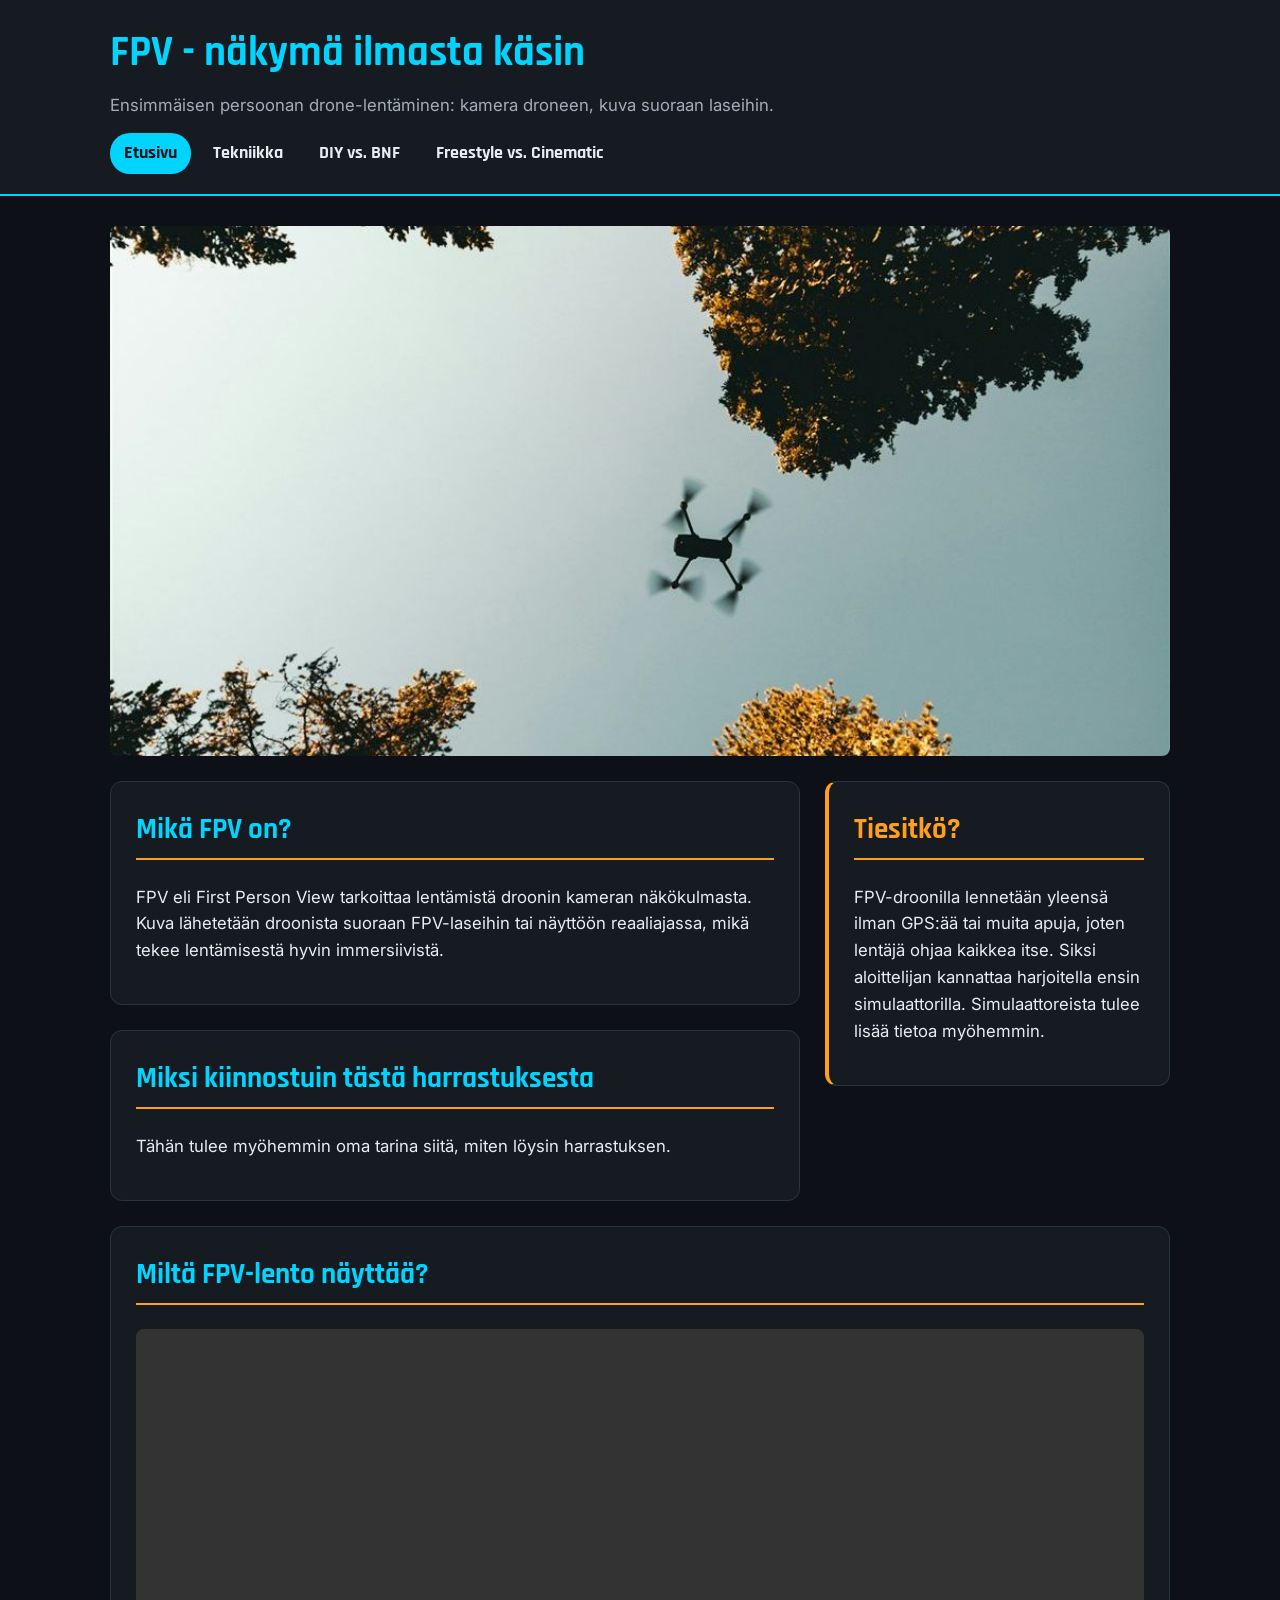
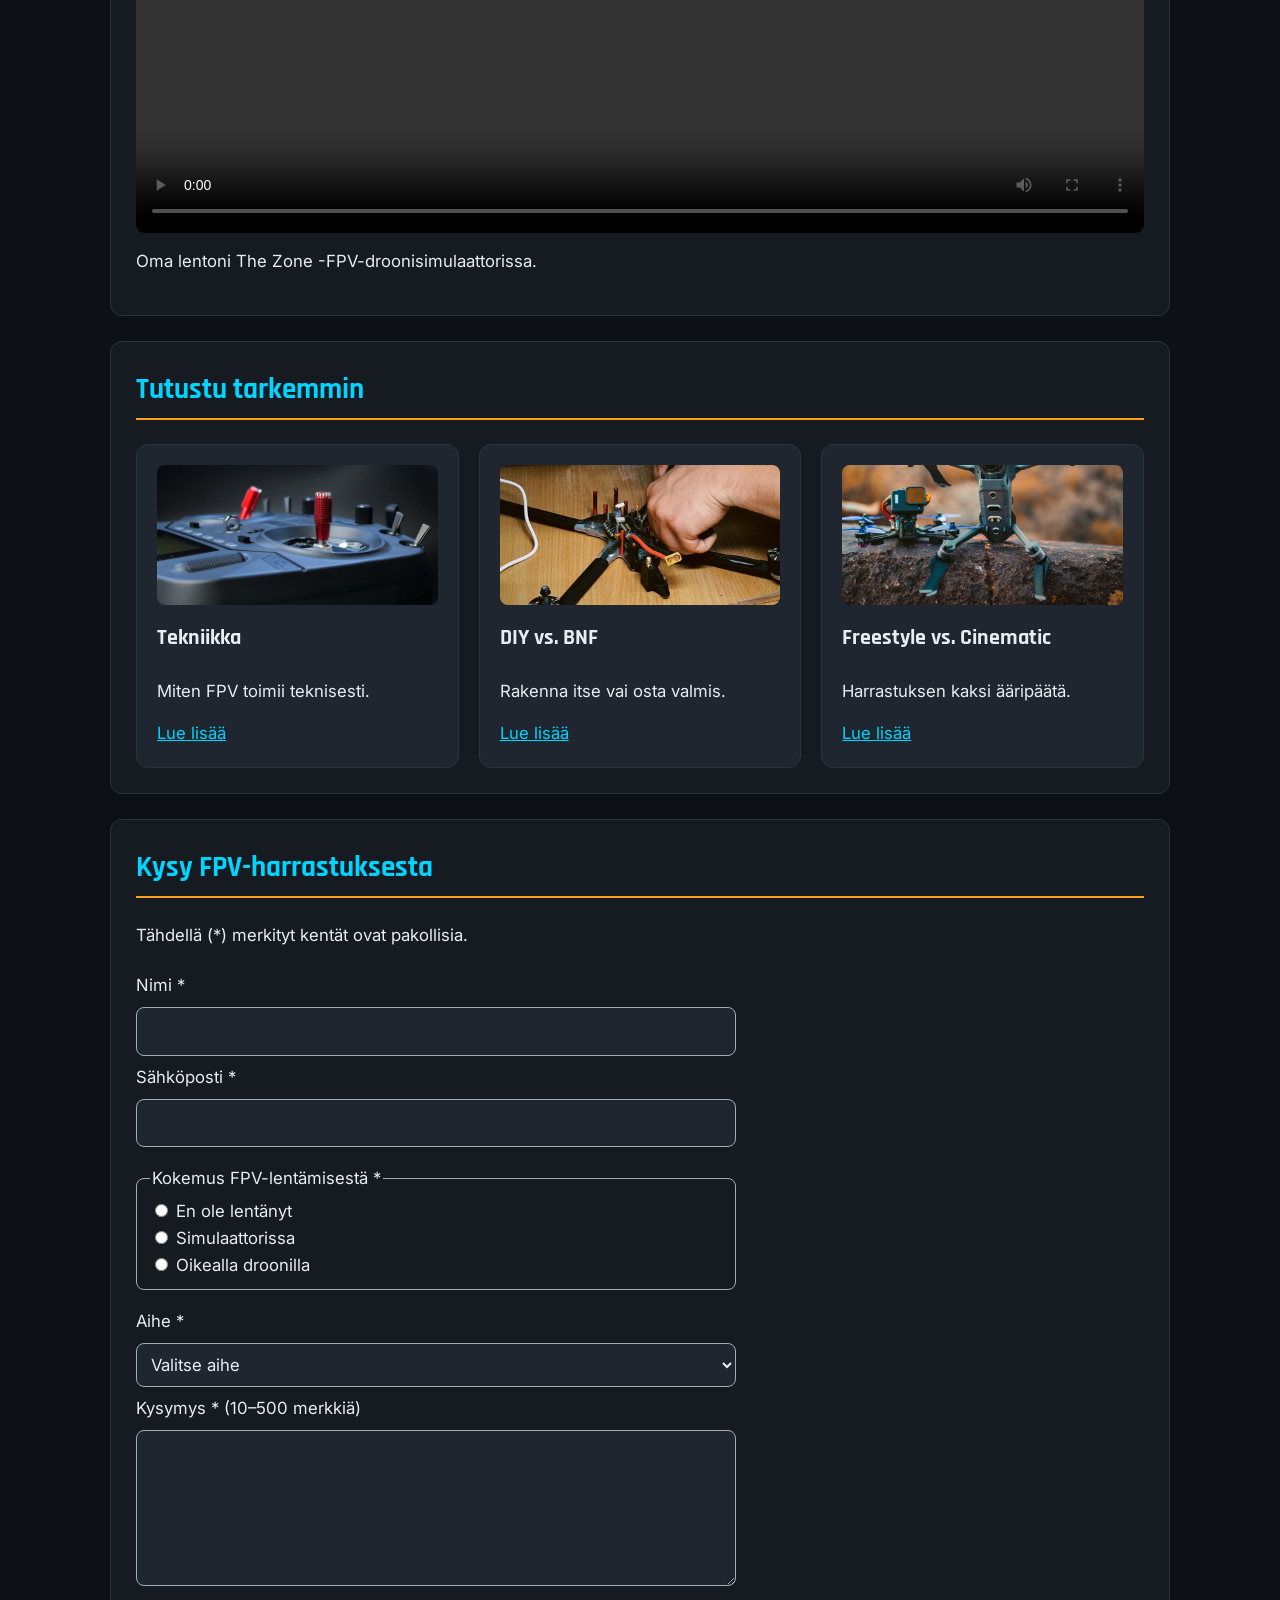
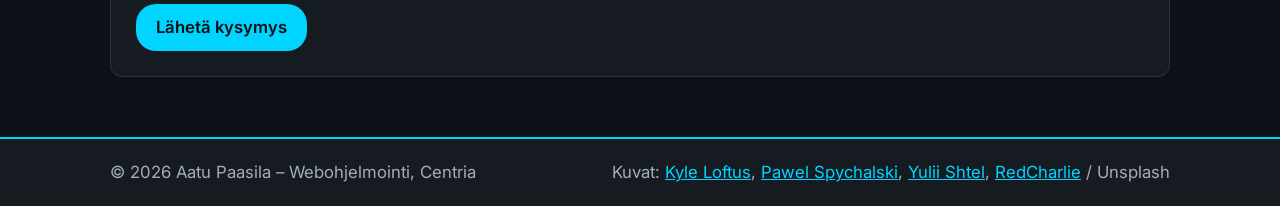
<file: index.html>
<!DOCTYPE html>
<html lang="fi">
<head>
    <meta charset="UTF-8">
    <meta name="viewport" content="width=device-width, initial-scale=1.0">
    <title>FPV - näkymä ilmasta käsin</title>
    <link rel="preconnect" href="https://fonts.googleapis.com">
    <link rel="preconnect" href="https://fonts.gstatic.com" crossorigin>
    <link rel="stylesheet" href="https://fonts.googleapis.com/css2?family=Inter:wght@400;600&family=Rajdhani:wght@600;700&display=swap">
    <link rel="stylesheet" href="css/style.css">
</head>
<body>
    <header>
        <div class="ylapalkki">
            <h1>FPV - näkymä ilmasta käsin</h1>
            <p>Ensimmäisen persoonan drone-lentäminen: kamera droneen, kuva suoraan laseihin.</p>
            <nav>
                <ul>
                    <li><a href="index.html" class="aktiivinen">Etusivu</a></li>
                    <li><a href="tekniikka.html">Tekniikka</a></li>
                    <li><a href="diy_vs_bnf.html">DIY vs. BNF</a></li>
                    <li><a href="fs_vs_cine.html">Freestyle vs. Cinematic</a></li>
                </ul>
            </nav>
        </div>
    </header>

    <main>
        <img class="paakuva koko-leveys" src="images/hero.jpg" alt="Drooni lentää korkeiden puiden välissä alhaalta päin kuvattuna"
             width="1000" height="500" fetchpriority="high" loading="eager">

        <div class="sisalto">
            <section>
                <h2>Mikä FPV on?</h2>
                <p>
                    FPV eli First Person View tarkoittaa lentämistä droonin kameran näkökulmasta.
                    Kuva lähetetään droonista suoraan FPV-laseihin tai näyttöön reaaliajassa, mikä tekee
                    lentämisestä hyvin immersiivistä.
                </p>
            </section>

            <article>
                <h2>Miksi kiinnostuin tästä harrastuksesta</h2>
                <p>
                    Tähän tulee myöhemmin oma tarina siitä, miten löysin harrastuksen.
                </p>
            </article>
        </div>

        <aside>
            <h2>Tiesitkö?</h2>
            <p>
                FPV-droonilla lennetään yleensä ilman GPS:ää tai muita apuja, joten lentäjä ohjaa
                kaikkea itse. Siksi aloittelijan kannattaa harjoitella ensin simulaattorilla. Simulaattoreista tulee lisää tietoa myöhemmin.
            </p>
        </aside>

        <section class="koko-leveys">
            <h2>Miltä FPV-lento näyttää?</h2>
            <video controls width="1024" height="768" preload="metadata">
                <source src="videos/lento.mp4" type="video/mp4">
                Selaimesi ei tue videon toistoa.
            </video>
            <p>Oma lentoni The Zone -FPV-droonisimulaattorissa.</p>
        </section>

        <section class="koko-leveys">
            <h2>Tutustu tarkemmin</h2>
            <div class="kortit">
                <article class="kortti">
                    <img src="images/ohjain.jpg" alt="Radio-ohjaimen punaiset ohjaussauvat ja kytkimet lähikuvassa"
                         width="1200" height="600" loading="lazy">
                    <h3>Tekniikka</h3>
                    <p>Miten FPV toimii teknisesti.</p>
                    <a href="tekniikka.html">Lue lisää</a>
                </article>
                <article class="kortti">
                    <img src="images/rakentaminen.jpg" alt="FPV-droonia juotetaan kasaan työpöydällä"
                         width="800" height="400" loading="lazy">
                    <h3>DIY vs. BNF</h3>
                    <p>Rakenna itse vai osta valmis.</p>
                    <a href="diy_vs_bnf.html">Lue lisää</a>
                </article>
                <article class="kortti">
                    <img src="images/fpv-ja-cine.jpg" alt="Pieni FPV-drooni ja DJI Mavic -kameradrooni vierekkäin kalliolla"
                         width="800" height="400" loading="lazy">
                    <h3>Freestyle vs. Cinematic</h3>
                    <p>Harrastuksen kaksi ääripäätä.</p>
                    <a href="fs_vs_cine.html">Lue lisää</a>
                </article>
            </div>
        </section>

        <section class="koko-leveys">
            <h2>Kysy FPV-harrastuksesta</h2>
            <p id="kiitos" class="kiitos">Lomake on täytetty oikein. Tämä on demo, joten kysymystä ei toimitettu kenellekään.</p>
            <form class="lomake" action="index.html#kiitos" method="get">
                <p>Tähdellä (*) merkityt kentät ovat pakollisia.</p>

                <label for="nimi">Nimi *</label>
                <input type="text" id="nimi" name="nimi" required minlength="2" maxlength="50">

                <label for="sahkoposti">Sähköposti *</label>
                <input type="email" id="sahkoposti" name="sahkoposti" required maxlength="100">

                <fieldset>
                    <legend>Kokemus FPV-lentämisestä *</legend>
                    <label><input type="radio" name="kokemus" value="ei" required> En ole lentänyt</label>
                    <label><input type="radio" name="kokemus" value="simulaattori"> Simulaattorissa</label>
                    <label><input type="radio" name="kokemus" value="drooni"> Oikealla droonilla</label>
                </fieldset>

                <label for="aihe">Aihe *</label>
                <select id="aihe" name="aihe" required>
                    <option value="">Valitse aihe</option>
                    <option value="aloitus">Harrastuksen aloittaminen</option>
                    <option value="tekniikka">Tekniikka</option>
                    <option value="diy-bnf">DIY vai BNF</option>
                    <option value="lentotyylit">Lentotyylit</option>
                </select>

                <label for="kysymys">Kysymys * (10–500 merkkiä)</label>
                <textarea id="kysymys" name="kysymys" rows="5" required minlength="10" maxlength="500"></textarea>

                <button type="submit">Lähetä kysymys</button>
            </form>
        </section>
    </main>

    <footer>
        <div class="alapalkki">
            <p>&copy; 2026 Aatu Paasila – Webohjelmointi, Centria</p>
            <p>Kuvat: <a href="https://unsplash.com/photos/Ve7iqUNkGsA">Kyle Loftus</a>, <a href="https://unsplash.com/photos/W6mpHqbuEeQ">Pawel Spychalski</a>, <a href="https://unsplash.com/photos/3PJNIvkf-Tw">Yulii Shtel</a>, <a href="https://unsplash.com/photos/9k-JMNNGNv0">RedCharlie</a> / Unsplash</p>
        </div>
    </footer>
</body>
</html>
</file>
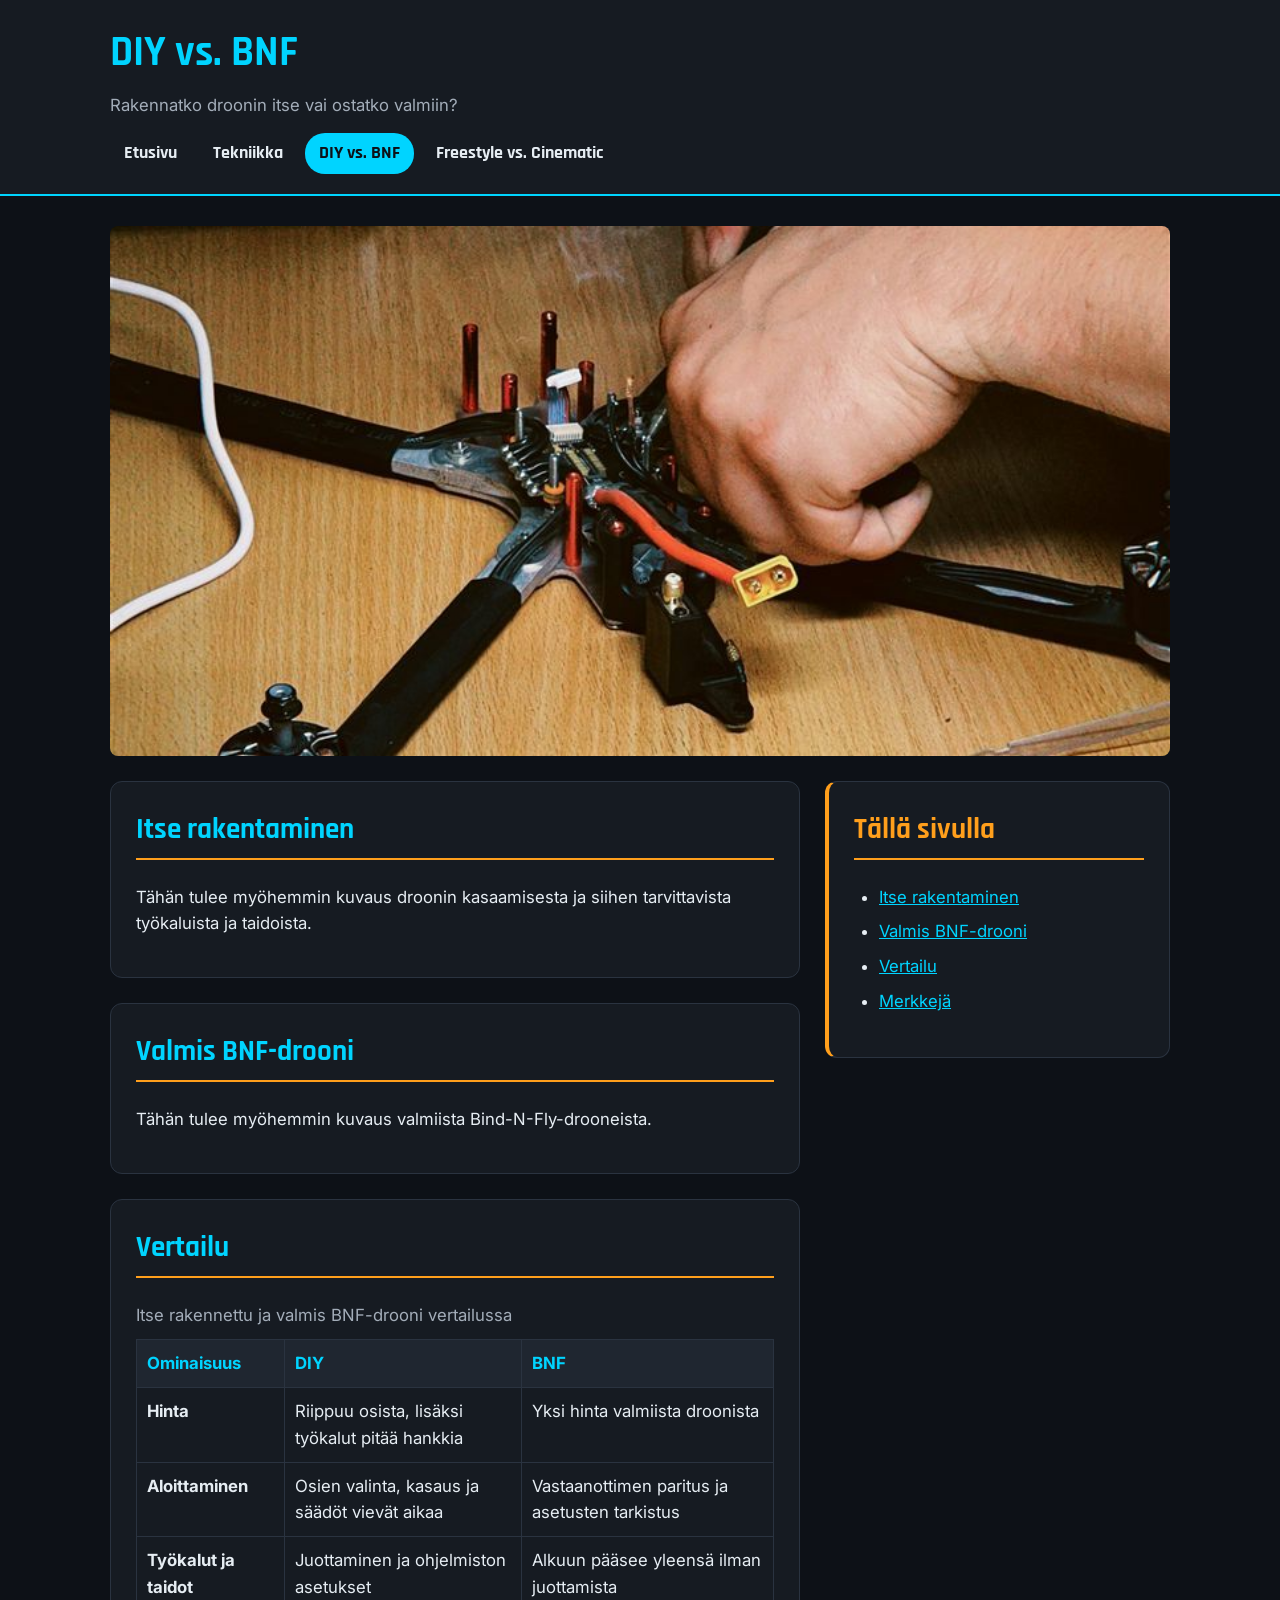
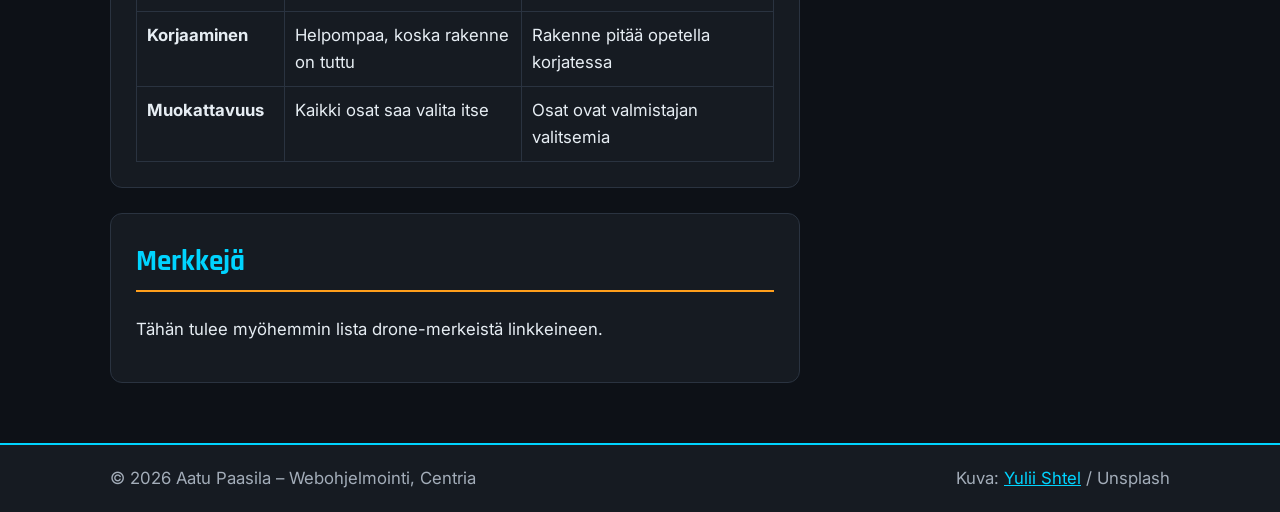
<file: diy_vs_bnf.html>
<!DOCTYPE html>
<html lang="fi">
<head>
    <meta charset="UTF-8">
    <meta name="viewport" content="width=device-width, initial-scale=1.0">
    <title>DIY vs. BNF - FPV</title>
    <link rel="preconnect" href="https://fonts.googleapis.com">
    <link rel="preconnect" href="https://fonts.gstatic.com" crossorigin>
    <link rel="stylesheet" href="https://fonts.googleapis.com/css2?family=Inter:wght@400;600&family=Rajdhani:wght@600;700&display=swap">
    <link rel="stylesheet" href="css/style.css">
</head>
<body>
    <header>
        <div class="ylapalkki">
            <h1>DIY vs. BNF</h1>
            <p>Rakennatko droonin itse vai ostatko valmiin?</p>
            <nav>
                <ul>
                    <li><a href="index.html">Etusivu</a></li>
                    <li><a href="tekniikka.html">Tekniikka</a></li>
                    <li><a href="diy_vs_bnf.html" class="aktiivinen">DIY vs. BNF</a></li>
                    <li><a href="fs_vs_cine.html">Freestyle vs. Cinematic</a></li>
                </ul>
            </nav>
        </div>
    </header>

    <main>
        <img class="paakuva koko-leveys" src="images/rakentaminen.jpg" alt="FPV-droonia juotetaan kasaan työpöydällä"
             width="800" height="400" fetchpriority="high" loading="eager">

        <div class="sisalto">
            <section id="rakentaminen">
                <h2>Itse rakentaminen</h2>
                <p>
                    Tähän tulee myöhemmin kuvaus droonin kasaamisesta ja siihen tarvittavista työkaluista ja taidoista.
                </p>
            </section>

            <section id="bnf">
                <h2>Valmis BNF-drooni</h2>
                <p>
                    Tähän tulee myöhemmin kuvaus valmiista Bind-N-Fly-drooneista.
                </p>
            </section>

            <section id="vertailu">
                <h2>Vertailu</h2>
                <div class="taulukko-kehys" role="region" aria-labelledby="vertailu-otsikko" tabindex="0">
                    <table>
                        <caption id="vertailu-otsikko">Itse rakennettu ja valmis BNF-drooni vertailussa</caption>
                        <thead>
                            <tr>
                                <th scope="col">Ominaisuus</th>
                                <th scope="col">DIY</th>
                                <th scope="col">BNF</th>
                            </tr>
                        </thead>
                        <tbody>
                            <tr>
                                <th scope="row">Hinta</th>
                                <td>Riippuu osista, lisäksi työkalut pitää hankkia</td>
                                <td>Yksi hinta valmiista droonista</td>
                            </tr>
                            <tr>
                                <th scope="row">Aloittaminen</th>
                                <td>Osien valinta, kasaus ja säädöt vievät aikaa</td>
                                <td>Vastaanottimen paritus ja asetusten tarkistus</td>
                            </tr>
                            <tr>
                                <th scope="row">Työkalut ja taidot</th>
                                <td>Juottaminen ja ohjelmiston asetukset</td>
                                <td>Alkuun pääsee yleensä ilman juottamista</td>
                            </tr>
                            <tr>
                                <th scope="row">Korjaaminen</th>
                                <td>Helpompaa, koska rakenne on tuttu</td>
                                <td>Rakenne pitää opetella korjatessa</td>
                            </tr>
                            <tr>
                                <th scope="row">Muokattavuus</th>
                                <td>Kaikki osat saa valita itse</td>
                                <td>Osat ovat valmistajan valitsemia</td>
                            </tr>
                        </tbody>
                    </table>
                </div>
            </section>

            <section id="merkit">
                <h2>Merkkejä</h2>
                <p>
                    Tähän tulee myöhemmin lista drone-merkeistä linkkeineen.
                </p>
            </section>
        </div>

        <aside>
            <h2>Tällä sivulla</h2>
            <ul>
                <li><a href="#rakentaminen">Itse rakentaminen</a></li>
                <li><a href="#bnf">Valmis BNF-drooni</a></li>
                <li><a href="#vertailu">Vertailu</a></li>
                <li><a href="#merkit">Merkkejä</a></li>
            </ul>
        </aside>
    </main>

    <footer>
        <div class="alapalkki">
            <p>&copy; 2026 Aatu Paasila – Webohjelmointi, Centria</p>
            <p>Kuva: <a href="https://unsplash.com/photos/3PJNIvkf-Tw">Yulii Shtel</a> / Unsplash</p>
        </div>
    </footer>
</body>
</html>
</file>
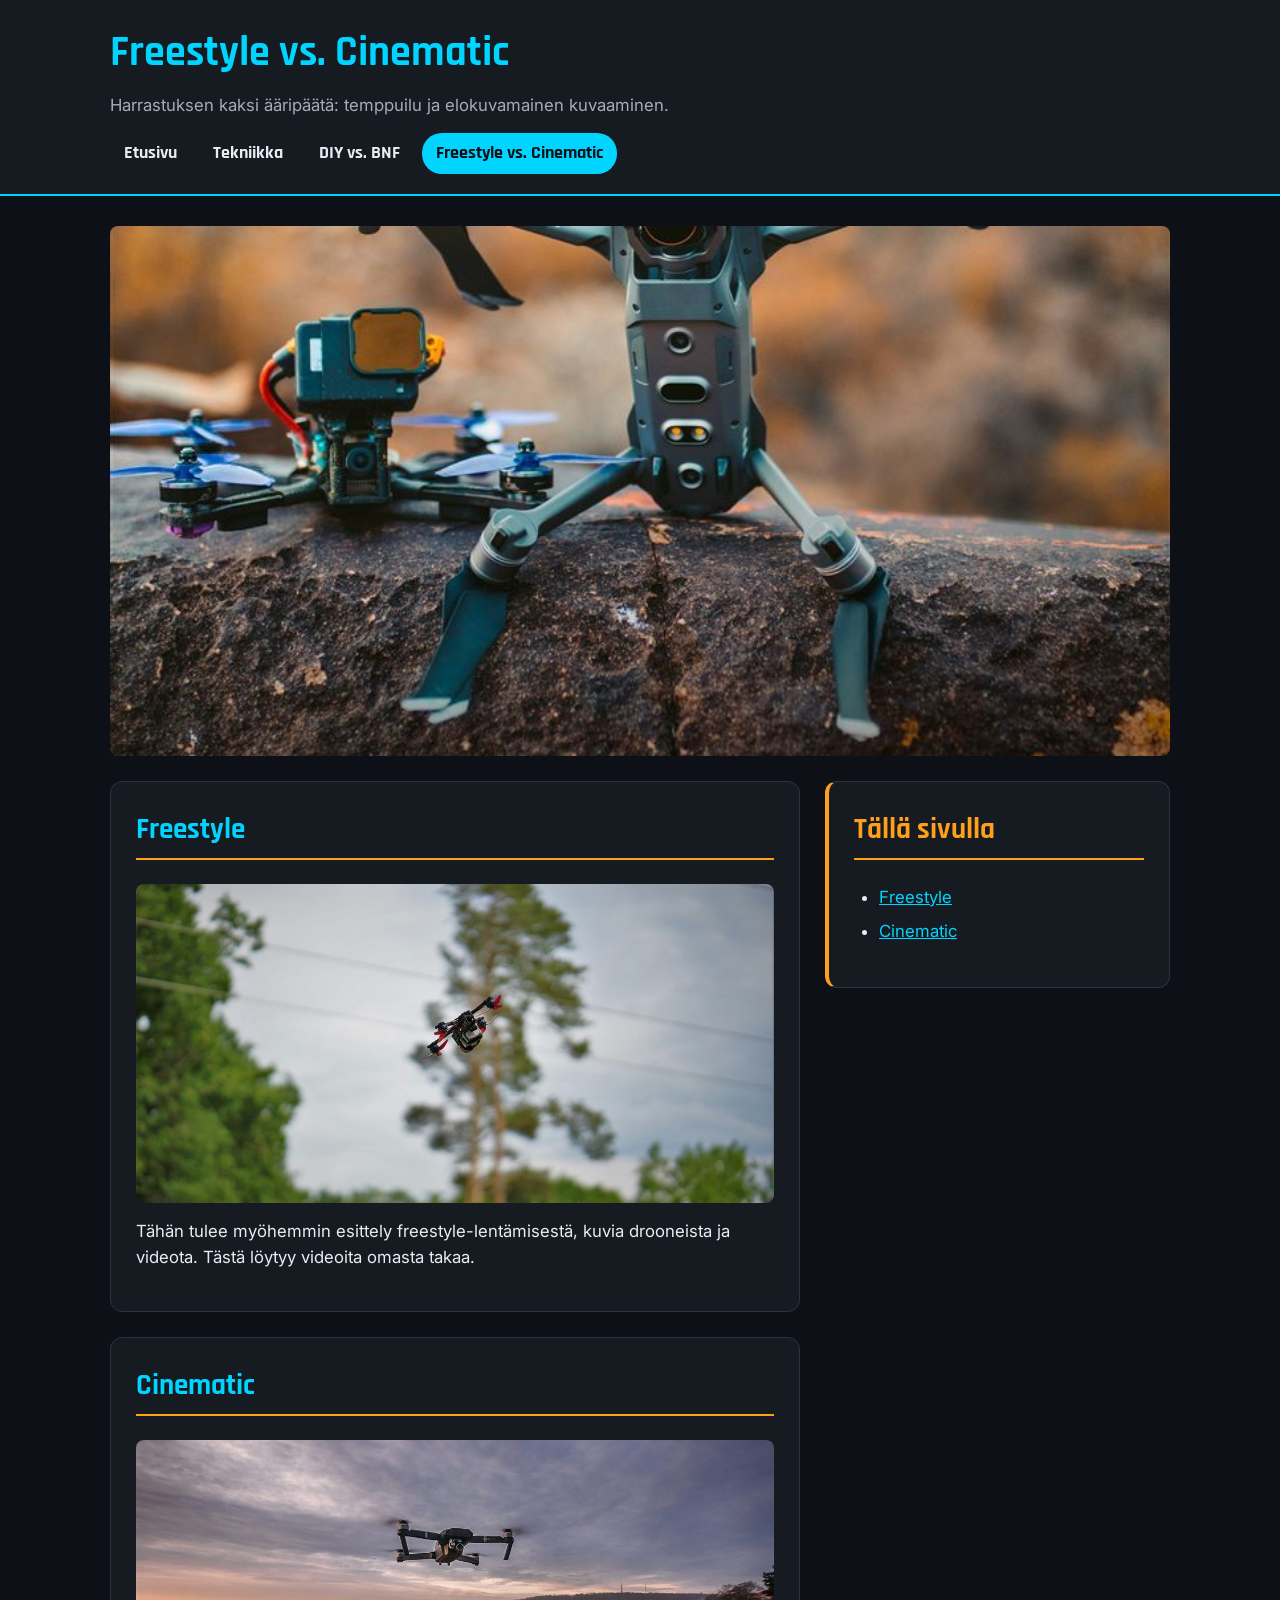
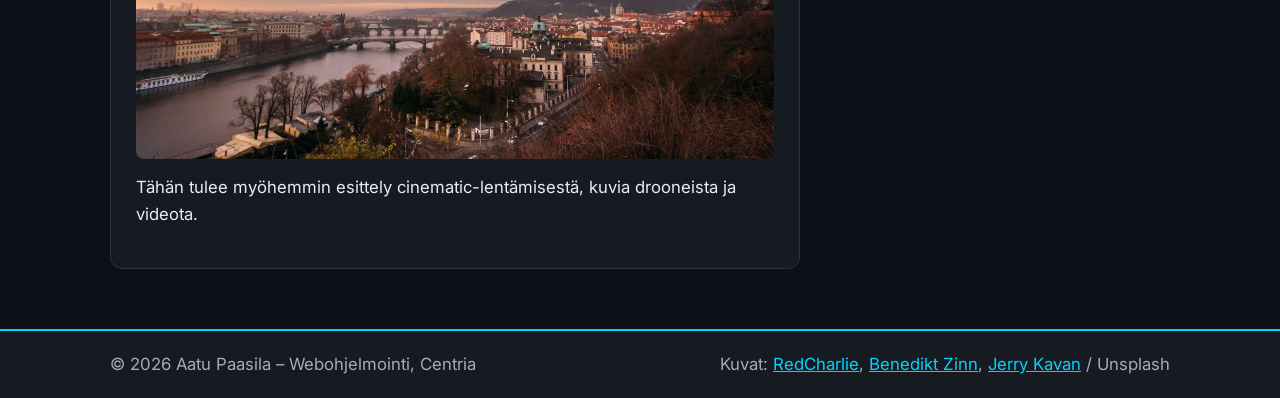
<file: fs_vs_cine.html>
<!DOCTYPE html>
<html lang="fi">
<head>
    <meta charset="UTF-8">
    <meta name="viewport" content="width=device-width, initial-scale=1.0">
    <title>Freestyle vs. Cinematic - FPV</title>
    <link rel="preconnect" href="https://fonts.googleapis.com">
    <link rel="preconnect" href="https://fonts.gstatic.com" crossorigin>
    <link rel="stylesheet" href="https://fonts.googleapis.com/css2?family=Inter:wght@400;600&family=Rajdhani:wght@600;700&display=swap">
    <link rel="stylesheet" href="css/style.css">
</head>
<body>
    <header>
        <div class="ylapalkki">
            <h1>Freestyle vs. Cinematic</h1>
            <p>Harrastuksen kaksi ääripäätä: temppuilu ja elokuvamainen kuvaaminen.</p>
            <nav>
                <ul>
                    <li><a href="index.html">Etusivu</a></li>
                    <li><a href="tekniikka.html">Tekniikka</a></li>
                    <li><a href="diy_vs_bnf.html">DIY vs. BNF</a></li>
                    <li><a href="fs_vs_cine.html" class="aktiivinen">Freestyle vs. Cinematic</a></li>
                </ul>
            </nav>
        </div>
    </header>

    <main>
        <img class="paakuva koko-leveys" src="images/fpv-ja-cine.jpg" alt="Pieni FPV-drooni ja DJI Mavic -kameradrooni vierekkäin kalliolla"
             width="800" height="400" fetchpriority="high" loading="eager">

        <div class="sisalto">
            <section id="freestyle">
                <h2>Freestyle</h2>
                <img src="images/freestyle.jpg" alt="Pieni FPV-drooni lennossa puiden edessä"
                     width="1200" height="600" loading="lazy">
                <p>
                    Tähän tulee myöhemmin esittely freestyle-lentämisestä, kuvia drooneista ja videota. Tästä löytyy videoita omasta takaa.
                </p>
            </section>

            <section id="cinematic">
                <h2>Cinematic</h2>
                <img src="images/cinematic.jpg" alt="Kameradrooni lentää kaupungin ja joen yllä iltahämärässä"
                     width="1200" height="600" loading="lazy">
                <p>
                    Tähän tulee myöhemmin esittely cinematic-lentämisestä, kuvia drooneista ja videota.
                </p>
            </section>
        </div>

        <aside>
            <h2>Tällä sivulla</h2>
            <ul>
                <li><a href="#freestyle">Freestyle</a></li>
                <li><a href="#cinematic">Cinematic</a></li>
            </ul>
        </aside>
    </main>

    <footer>
        <div class="alapalkki">
            <p>&copy; 2026 Aatu Paasila – Webohjelmointi, Centria</p>
            <p>Kuvat: <a href="https://unsplash.com/photos/9k-JMNNGNv0">RedCharlie</a>, <a href="https://unsplash.com/photos/n5dUO8RlEms">Benedikt Zinn</a>, <a href="https://unsplash.com/photos/e3hH6_pSk1g">Jerry Kavan</a> / Unsplash</p>
        </div>
    </footer>
</body>
</html>
</file>
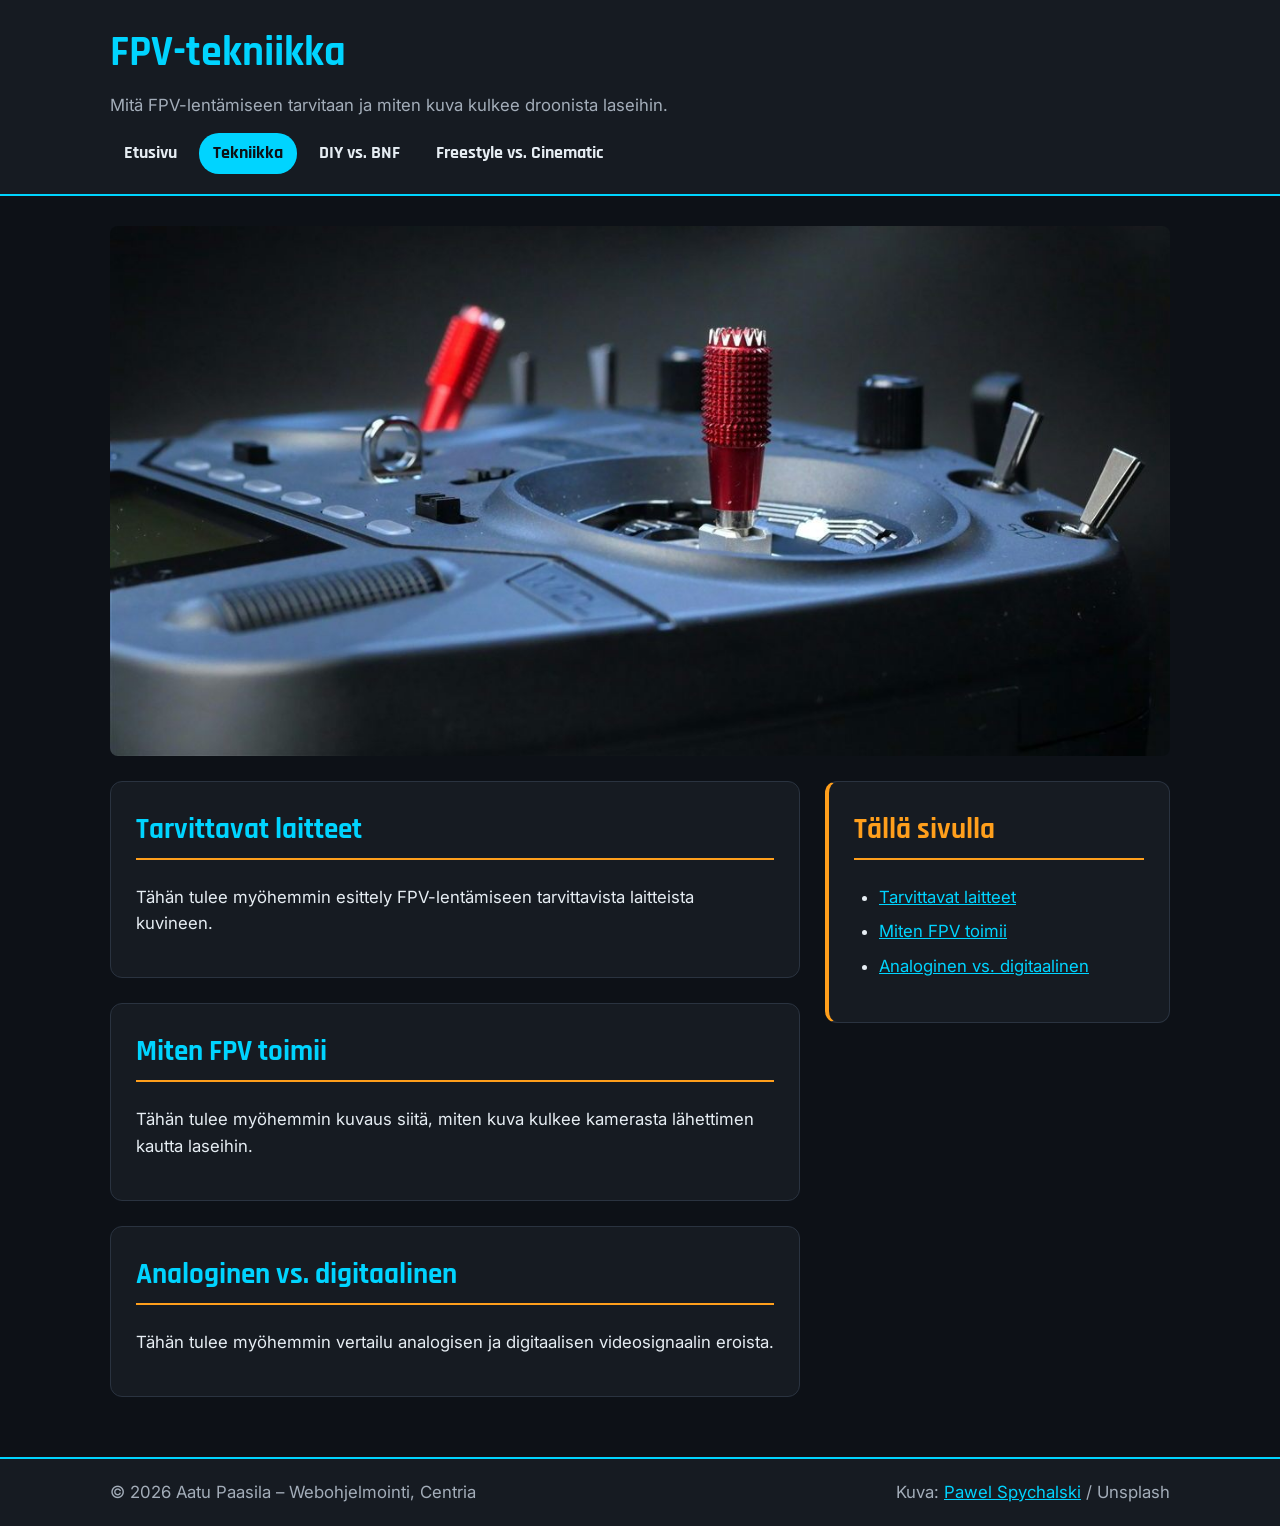
<file: tekniikka.html>
<!DOCTYPE html>
<html lang="fi">
<head>
    <meta charset="UTF-8">
    <meta name="viewport" content="width=device-width, initial-scale=1.0">
    <title>Tekniikka - FPV</title>
    <link rel="preconnect" href="https://fonts.googleapis.com">
    <link rel="preconnect" href="https://fonts.gstatic.com" crossorigin>
    <link rel="stylesheet" href="https://fonts.googleapis.com/css2?family=Inter:wght@400;600&family=Rajdhani:wght@600;700&display=swap">
    <link rel="stylesheet" href="css/style.css">
</head>
<body>
    <header>
        <div class="ylapalkki">
            <h1>FPV-tekniikka</h1>
            <p>Mitä FPV-lentämiseen tarvitaan ja miten kuva kulkee droonista laseihin.</p>
            <nav>
                <ul>
                    <li><a href="index.html">Etusivu</a></li>
                    <li><a href="tekniikka.html" class="aktiivinen">Tekniikka</a></li>
                    <li><a href="diy_vs_bnf.html">DIY vs. BNF</a></li>
                    <li><a href="fs_vs_cine.html">Freestyle vs. Cinematic</a></li>
                </ul>
            </nav>
        </div>
    </header>

    <main>
        <img class="paakuva koko-leveys" src="images/ohjain.jpg" alt="Radio-ohjaimen punaiset ohjaussauvat ja kytkimet lähikuvassa"
             width="1200" height="600" fetchpriority="high" loading="eager">

        <div class="sisalto">
            <section id="laitteet">
                <h2>Tarvittavat laitteet</h2>
                <p>
                    Tähän tulee myöhemmin esittely FPV-lentämiseen tarvittavista laitteista kuvineen.
                </p>
            </section>

            <section id="toiminta">
                <h2>Miten FPV toimii</h2>
                <p>
                    Tähän tulee myöhemmin kuvaus siitä, miten kuva kulkee kamerasta lähettimen kautta laseihin.
                </p>
            </section>

            <section id="analoginen-digitaalinen">
                <h2>Analoginen vs. digitaalinen</h2>
                <p>
                    Tähän tulee myöhemmin vertailu analogisen ja digitaalisen videosignaalin eroista.
                </p>
            </section>
        </div>

        <aside>
            <h2>Tällä sivulla</h2>
            <ul>
                <li><a href="#laitteet">Tarvittavat laitteet</a></li>
                <li><a href="#toiminta">Miten FPV toimii</a></li>
                <li><a href="#analoginen-digitaalinen">Analoginen vs. digitaalinen</a></li>
            </ul>
        </aside>
    </main>

    <footer>
        <div class="alapalkki">
            <p>&copy; 2026 Aatu Paasila – Webohjelmointi, Centria</p>
            <p>Kuva: <a href="https://unsplash.com/photos/W6mpHqbuEeQ">Pawel Spychalski</a> / Unsplash</p>
        </div>
    </footer>
</body>
</html>
</file>
<file: css/style.css>
/* värit ja fontit */
:root {
    --tausta: #0d1117;
    --pinta: #161b22;
    --pinta-2: #1f2630;
    --teksti: #e6edf3;
    --teksti-himmea: #a3adb9;
    --paavari: #00d4ff;
    --korostus: #ff9f1c;
    --reuna: #2a3340;
    --fontti-otsikko: "Rajdhani", Arial, sans-serif;
    --fontti-teksti: "Inter", Arial, sans-serif;
}

* {
    box-sizing: border-box;
}

body {
    margin: 0;
    background-color: var(--tausta);
    color: var(--teksti);
    font-family: var(--fontti-teksti);
    font-size: 1.05rem;
    line-height: 1.6;
}

img {
    max-width: 100%;
    height: auto;
}

/* otsikot */
h1, h2, h3 {
    font-family: var(--fontti-otsikko);
    margin-top: 0;
}

h1 {
    font-size: 2.6rem;
    margin-bottom: 5px;
    color: var(--paavari);
}

h2 {
    font-size: 1.8rem;
    color: var(--paavari);
    padding-bottom: 5px;
    border-bottom: 2px solid var(--korostus);
}

h3 {
    font-size: 1.4rem;
}

/* kappaleet */
p {
    margin-top: 0;
    margin-bottom: 15px;
}

/* lists */
ul {
    padding-left: 25px;
}

li {
    margin-bottom: 8px;
}

/* Linkit */
a {
    color: var(--paavari);
}

a:hover {
    color: var(--korostus);
}

/* yläpalkki */
/* position: sticky = header pysyy ruudun yläreunassa kun sivua vieritetään */
header {
    background-color: var(--pinta);
    border-bottom: 2px solid var(--paavari);
    position: sticky;
    top: 0;
    z-index: 10;
}

.ylapalkki {
    max-width: 1100px;
    margin: 0 auto;
    padding: 20px;
}

.ylapalkki p {
    color: var(--teksti-himmea);
}

/* navigaatio linkit vierekkäin (flexbox) */
nav ul {
    list-style: none;
    margin: 0;
    padding: 0;
    display: flex;
    gap: 8px;
}

nav li {
    margin: 0;
}

nav a {
    display: block;
    padding: 6px 14px;
    border-radius: 20px;
    font-family: var(--fontti-otsikko);
    font-size: 1.1rem;
    font-weight: bold;
    color: var(--teksti);
    text-decoration: none;
}

nav a:hover {
    background-color: var(--pinta-2);
    color: var(--paavari);
}

/* sivu, joka aktiivisena */
nav a.aktiivinen {
    background-color: var(--paavari);
    color: var(--tausta);
}

/* pääsisältö (gridi) */
/* kaks saraketta: sisältö vasemmalla ja aside oikealla */
main {
    max-width: 1100px;
    margin: 0 auto;
    padding: 30px 20px;
    display: grid;
    grid-template-columns: 2fr 1fr;
    gap: 25px;
    align-items: start;
}

/* nää osiot venyy molempien sarakkeiden levyiseks */
.koko-leveys {
    grid-column: 1 / 3;
}

/* vasemman sarakkeen osiot allekkain */
.sisalto {
    display: grid;
    gap: 25px;
}

/* osiot laatikoiksi */
section, article, aside {
    background-color: var(--pinta);
    padding: 25px;
    border: 1px solid var(--reuna);
    border-radius: 12px;
}

aside {
    border-left: 4px solid var(--korostus);
}

aside h2 {
    color: var(--korostus);
}

/* kuvat */
main img {
    display: block;
    border-radius: 8px;
}

/* video skaalautuu osion leveyteen, ei mene yli reunan mobiilissa */
main video {
    display: block;
    width: 100%;
    height: auto;
    border-radius: 8px;
    margin: 15px 0;
}

/* sivun yläkuva koko leveydelle */
.paakuva {
    width: 100%;
}

/* Cards (flexboxi) */
/* kortit vierekkäin */
.kortit {
    display: flex;
    gap: 20px;
}

.kortti {
    flex: 1 1 220px;
    padding: 20px;
    background-color: var(--pinta-2);
}

.kortti img,
section img {
    margin-bottom: 15px;
}

/* taulukko: kapealla ruudulla vierii kehyksen sisällä */
.sisalto,
.sisalto > section {
    min-width: 0;
}

.taulukko-kehys {
    overflow-x: auto;
}

table {
    width: 100%;
    border-collapse: collapse;
}

caption {
    padding-bottom: 10px;
    color: var(--teksti-himmea);
    text-align: left;
}

th, td {
    padding: 10px;
    border: 1px solid var(--reuna);
    text-align: left;
    vertical-align: top;
}

thead th {
    background-color: var(--pinta-2);
    color: var(--paavari);
}

/* lomake (flexbox): kentät allekkain */
.lomake {
    display: flex;
    flex-direction: column;
    gap: 8px;
    max-width: 600px;
}

.lomake input,
.lomake select,
.lomake textarea {
    padding: 10px;
    border: 1px solid var(--teksti-himmea);
    border-radius: 8px;
    background-color: var(--pinta-2);
    color: var(--teksti);
    font: inherit;
}

.lomake textarea {
    resize: vertical;
}

.lomake fieldset {
    margin: 10px 0;
    border: 1px solid var(--teksti-himmea);
    border-radius: 8px;
}

.lomake fieldset label {
    display: block;
}

.lomake input[type="radio"] {
    accent-color: var(--paavari);
}

.lomake button {
    align-self: flex-start;
    margin-top: 10px;
    padding: 10px 20px;
    border: none;
    border-radius: 20px;
    background-color: var(--paavari);
    color: var(--tausta);
    font: inherit;
    font-weight: 600;
    cursor: pointer;
}

/* :target = näkyy, kun osoitteen lopussa on #kiitos */
.kiitos {
    display: none;
    padding: 10px;
    border: 2px solid var(--korostus);
    scroll-margin-top: 260px; /* ettei jää sticky-headerin alle */
}

.kiitos:target {
    display: block;
}

/* alapalkki (flexbox) */
footer {
    margin-top: 30px;
    background-color: var(--pinta);
    border-top: 2px solid var(--paavari);
}

.alapalkki {
    max-width: 1100px;
    margin: 0 auto;
    padding: 20px;
    display: flex;
    justify-content: space-between;
    gap: 10px;
    color: var(--teksti-himmea);
}

.alapalkki p {
    margin: 0;
}
</file>
